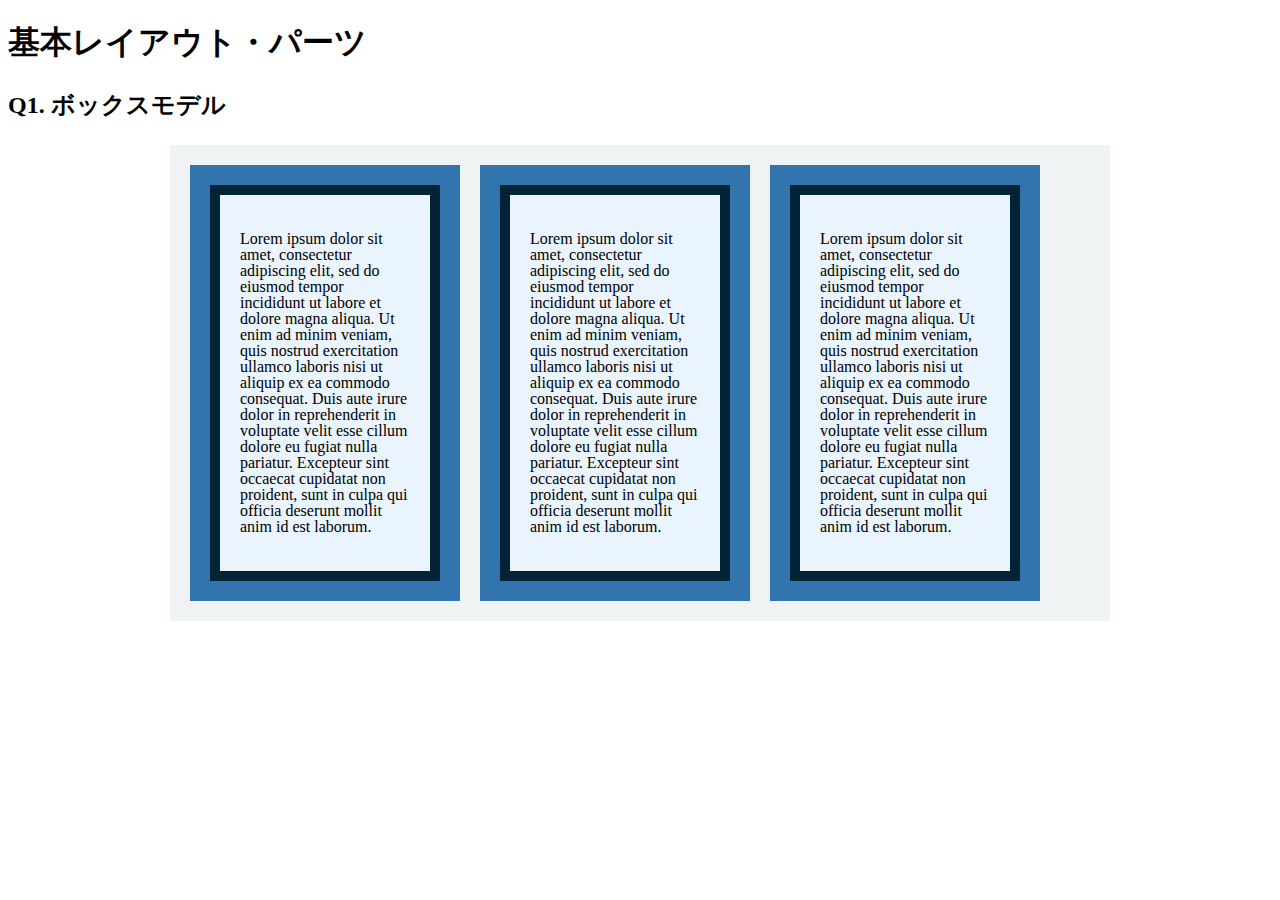
<file: layout_parts/q1/index.html>
<!DOCTYPE html>
<html>
  <head>
    <meta charset="utf-8">
    <meta http-equiv="X-UA-Compatible" content="IE=edge">
    <meta name="viewport" content="width=device-width, initial-scale=1.0, maximum-scale=1.0, user-scalable=no">
    <meta name="format-detection" content="telephone=no">
    <title>基本レイアウト・パーツ</title>
    <link rel="stylesheet" href="http://gizumo-inc.github.io/sample/front-lesson/layout_parts_new/assets/css/reset.css">
    <link rel="stylesheet" href="http://gizumo-inc.github.io/sample/front-lesson/layout_parts_new/assets/css/base.css">
    <link rel="stylesheet" href="css/style.css">
  </head>
  <body>
    <div class="wrapper">
      <h1 class="title">基本レイアウト・パーツ</h1>
      <h2 class="headline">
        <p class="headline__text">Q1. ボックスモデル</p>
      </h2>
      <div class="box">
        <!--
             giztechのレイアウトパーツのページに書かれているボックスモデルについての説明は読みましたか。
             読んでない場合は先に読んでください。

             この問題はmarginとpaddingとborderをうまく使ってボックスを配置する問題です。
             レイアウトとしては、1つの大きなボックスの中に3つのボックスが横並びになっていて、
             さらにその3つのボックスの中にそれぞれ1つずつボックスが入っている形になっています。
             3つのボックスはfloatで横並びにしているので、clearfixでの解除も忘れないようにしてください。

             ■この問題で使う大事なプロパティ
             ・margin
             ・padding
             ・border
             ・float
        -->
        <!-- 回答はクラスq1の要素の中に書いてね -->
        <!-- すでについてるクラスにはstyleを指定しない。styleをつける場合は自分で新たにクラスをつけること -->
          <div class="q1">
            <div class="clearbox clearfix">
              <div class="bluebox">
                <div class="textbox">
                  <p class="text">Lorem ipsum dolor sit amet, consectetur adipiscing elit, sed do eiusmod tempor incididunt ut labore et dolore magna aliqua. Ut enim ad minim veniam, quis nostrud exercitation ullamco laboris nisi ut aliquip ex ea commodo consequat. Duis aute irure dolor in reprehenderit in voluptate velit esse cillum dolore eu fugiat nulla pariatur. Excepteur sint occaecat cupidatat non proident, sunt in culpa qui officia deserunt mollit anim id est laborum.</p>
                </div>
              </div>
              <div class="bluebox">
                <div class="textbox">
                  <p class="text">Lorem ipsum dolor sit amet, consectetur adipiscing elit, sed do eiusmod tempor incididunt ut labore et dolore magna aliqua. Ut enim ad minim veniam, quis nostrud exercitation ullamco laboris nisi ut aliquip ex ea commodo consequat. Duis aute irure dolor in reprehenderit in voluptate velit esse cillum dolore eu fugiat nulla pariatur. Excepteur sint occaecat cupidatat non proident, sunt in culpa qui officia deserunt mollit anim id est laborum.</p>
                </div>
              </div>
              <div class="bluebox">
                <div class="textbox">
                  <p class="text">Lorem ipsum dolor sit amet, consectetur adipiscing elit, sed do eiusmod tempor incididunt ut labore et dolore magna aliqua. Ut enim ad minim veniam, quis nostrud exercitation ullamco laboris nisi ut aliquip ex ea commodo consequat. Duis aute irure dolor in reprehenderit in voluptate velit esse cillum dolore eu fugiat nulla pariatur. Excepteur sint occaecat cupidatat non proident, sunt in culpa qui officia deserunt mollit anim id est laborum.</p>
                </div>
              </div>
            </div>
          </div>
        <!-- 回答はクラスq1の要素の中に書いてね -->
      </div>
    </div>
  </body>
</html>
</file>
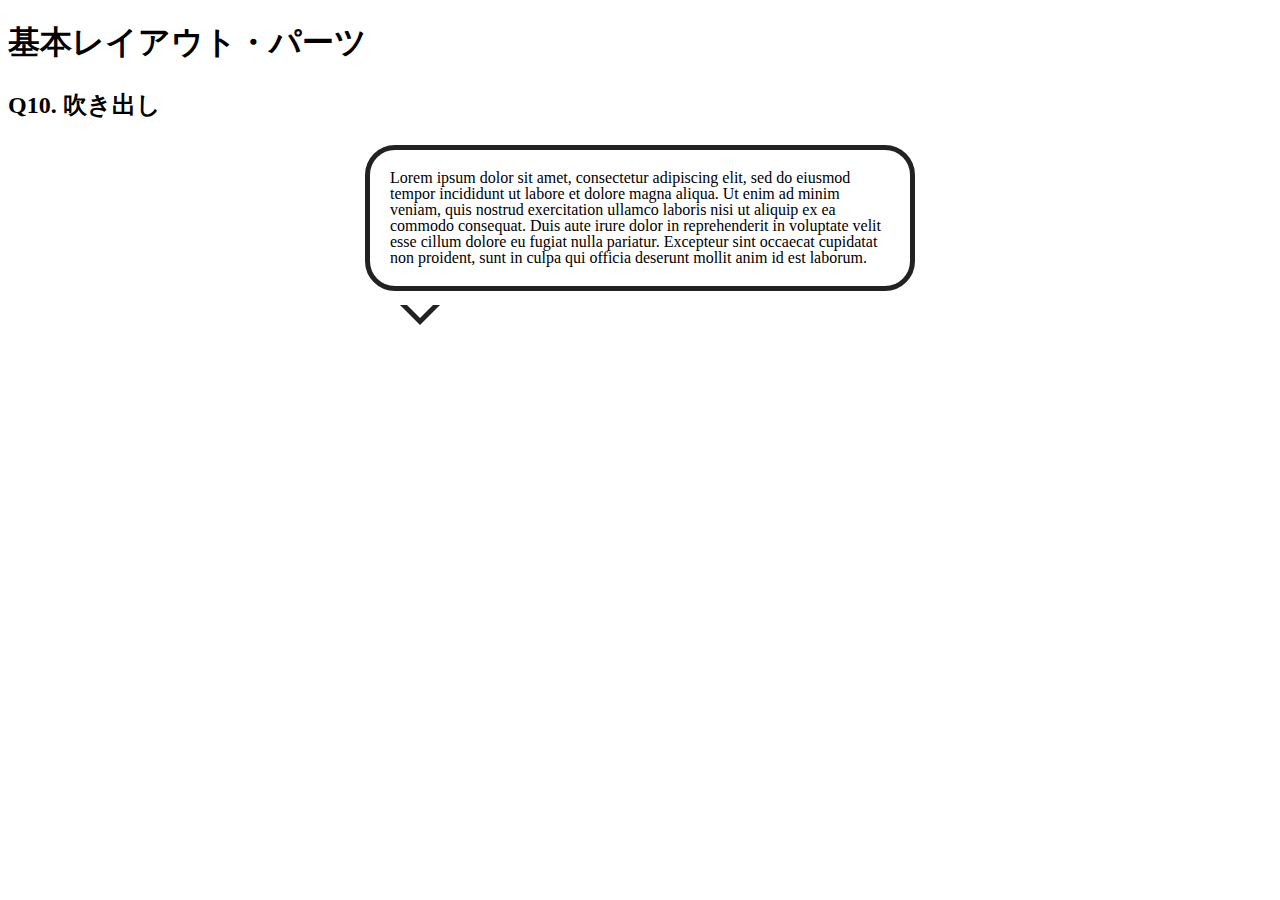
<file: layout_parts/q10/index.html>
<!DOCTYPE html>
<html>
  <head>
    <meta charset="utf-8">
    <meta http-equiv="X-UA-Compatible" content="IE=edge">
    <meta name="viewport" content="width=device-width, initial-scale=1.0, maximum-scale=1.0, user-scalable=no">
    <meta name="format-detection" content="telephone=no">
    <title>基本レイアウト・パーツ</title>
    <link rel="stylesheet" href="http://gizumo-inc.github.io/sample/front-lesson/layout_parts_new/assets/css/reset.css">
    <link rel="stylesheet" href="http://gizumo-inc.github.io/sample/front-lesson/layout_parts_new/assets/css/base.css">
    <link rel="stylesheet" href="css/style.css">
  </head>
  <body>
    <div class="wrapper">
      <h1 class="title">基本レイアウト・パーツ</h1>
      <h2 class="headline">
        <p class="headline__text">Q10. 吹き出し</p>
      </h2>
      <div class="box">
        <!--
             吹き出しというのもwebサイトにおいてよく使われるパーツです。
             これもCSSだけで実装することができますが、吹き出しの枠線の三角の部分がむずかしいかと思います。
             やり方は何通りかありますので、調べてみて自分なりの方法で再現してみてください。

             ■この問題で使う大事なプロパティ
             ・position

             ■この問題で使う大事な擬似要素
             ・:before
             ・:after
        -->
        <!-- 回答はクラスq10の要素の中に書いてね -->
        <!-- すでについてるクラスにはstyleを指定しない。styleをつける場合は自分で新たにクラスをつけること -->
        <div class="q10">
          <div class="balloon">
            Lorem ipsum dolor sit amet, consectetur adipiscing elit, sed do eiusmod tempor incididunt ut labore et dolore magna aliqua. Ut enim ad minim veniam, quis nostrud exercitation ullamco laboris nisi ut aliquip ex ea commodo consequat. Duis aute irure dolor in reprehenderit in voluptate velit esse cillum dolore eu fugiat nulla pariatur. Excepteur sint occaecat cupidatat non proident, sunt in culpa qui officia deserunt mollit anim id est laborum.
          </div>
        </div>
        <!-- 回答はクラスq10の要素の中に書いてね -->
      </div>
    </div>
  </body>
</html>
</file>
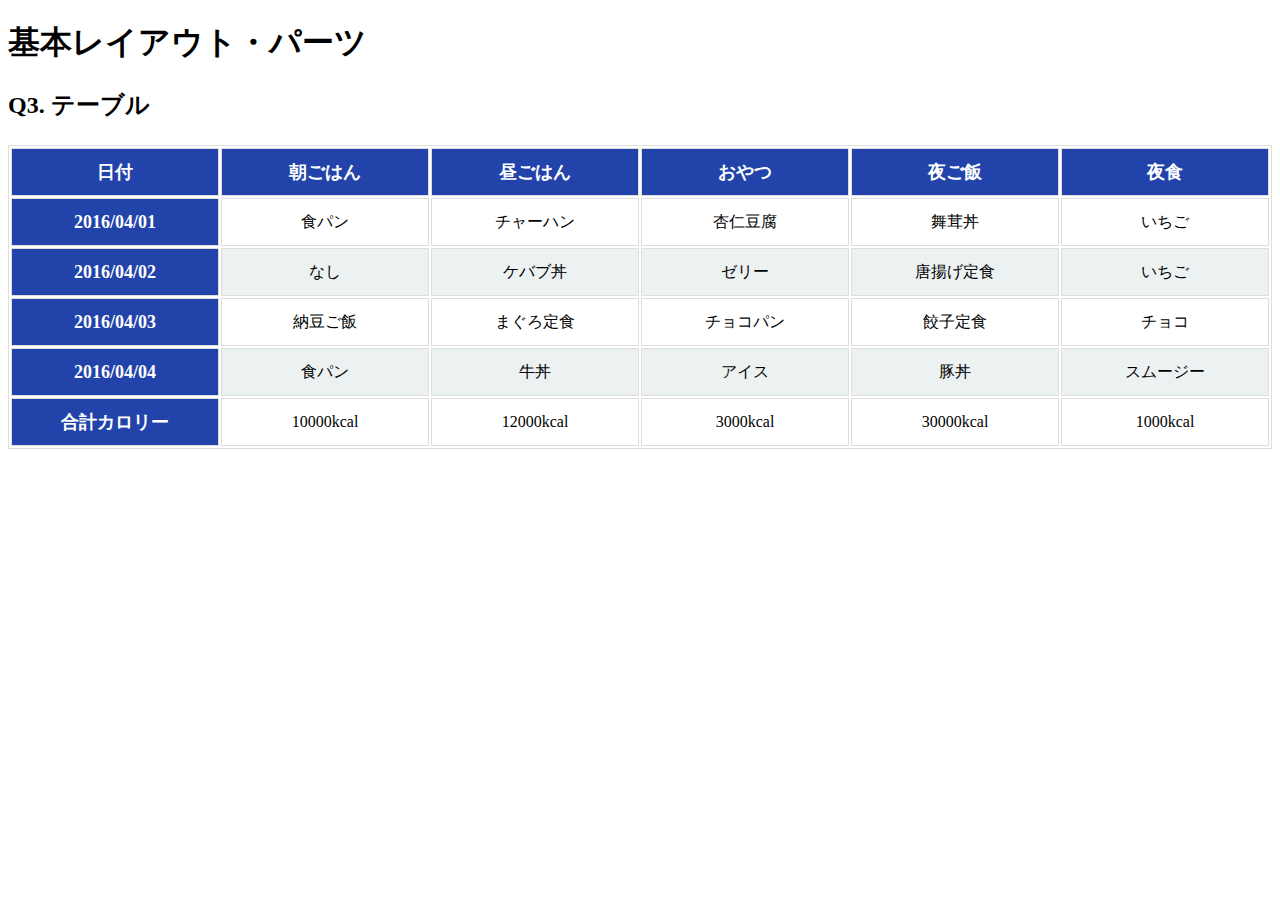
<file: layout_parts/q3/index.html>
<!DOCTYPE html>
<html>
  <head>
    <meta charset="utf-8">
    <meta http-equiv="X-UA-Compatible" content="IE=edge">
    <meta name="viewport" content="width=device-width, initial-scale=1.0, maximum-scale=1.0, user-scalable=no">
    <meta name="format-detection" content="telephone=no">
    <title>基本レイアウト・パーツ</title>
    <link rel="stylesheet" href="http://gizumo-inc.github.io/sample/front-lesson/layout_parts_new/assets/css/reset.css">
    <link rel="stylesheet" href="http://gizumo-inc.github.io/sample/front-lesson/layout_parts_new/assets/css/base.css">
    <link rel="stylesheet" href="css/style.css">
  </head>
  <body>
    <div class="wrapper">
      <h1 class="title">基本レイアウト・パーツ</h1>
      <h2 class="headline">
        <p class="headline__text">Q3. テーブル</p>
      </h2>
      <div class="box">
        <!--
             tableタグを使って表をつくってもらいます。
             tableタグ内では使っていいタグと使っていい順序というものが決まっています。
             それを検索しながら当てはめてください。

             背景色が青いセルのfont-sizeは18pxでline-heightが26pxです。
             それ以外のセルはfont-sizeが16pxでline-heightが22pxです。

             ■この問題で使う大事なプロパティ
             ・table-layout

             ■この問題で使う大事な擬似要素
             ・:nth-child
             ・:first-child
             ・:last-child

             ■必須ではないけど使えると便利な擬似要素
             ・:not
        -->
        <!-- 回答はクラスq3の要素の中に書いてね -->
        <!-- すでについてるクラスにはstyleを指定しない。styleをつける場合は自分で新たにクラスをつけること -->
        <div class="q3">
          <table class="food">
            <tr>
              <th>日付</th>
              <th>朝ごはん</th>
              <th>昼ごはん</th>
              <th>おやつ</th>
              <th>夜ご飯</th>
              <th>夜食</th>
            </tr>
            <tr>
              <th>2016/04/01</th>
              <td>食パン</td>
              <td>チャーハン</td>
              <td>杏仁豆腐</td>
              <td>舞茸丼</td>
              <td>いちご</td>
            </tr>
            <tr>
              <th>2016/04/02</th>
              <td>なし</td>
              <td>ケバブ丼</td>
              <td>ゼリー</td>
              <td>唐揚げ定食</td>
              <td>いちご</td>
            </tr>
            <tr>
              <th>2016/04/03</th>
              <td>納豆ご飯</td>
              <td>まぐろ定食</td>
              <td>チョコパン</td>
              <td>餃子定食</td>
              <td>チョコ</td>
            </tr>
            <tr>
              <th>2016/04/04</th>
              <td>食パン</td>
              <td>牛丼</td>
              <td>アイス</td>
              <td>豚丼</td>
              <td>スムージー</td>
            </tr>
            <tr>
              <th>合計カロリー</th>
              <td>10000kcal</td>
              <td>12000kcal</td>
              <td>3000kcal</td>
              <td>30000kcal</td>
              <td>1000kcal</td>
            </tr>
          </table>
        </div>
        <!-- 回答はクラスq3の要素の中に書いてね -->
      </div>
    </div>
  </body>
</html>
</file>
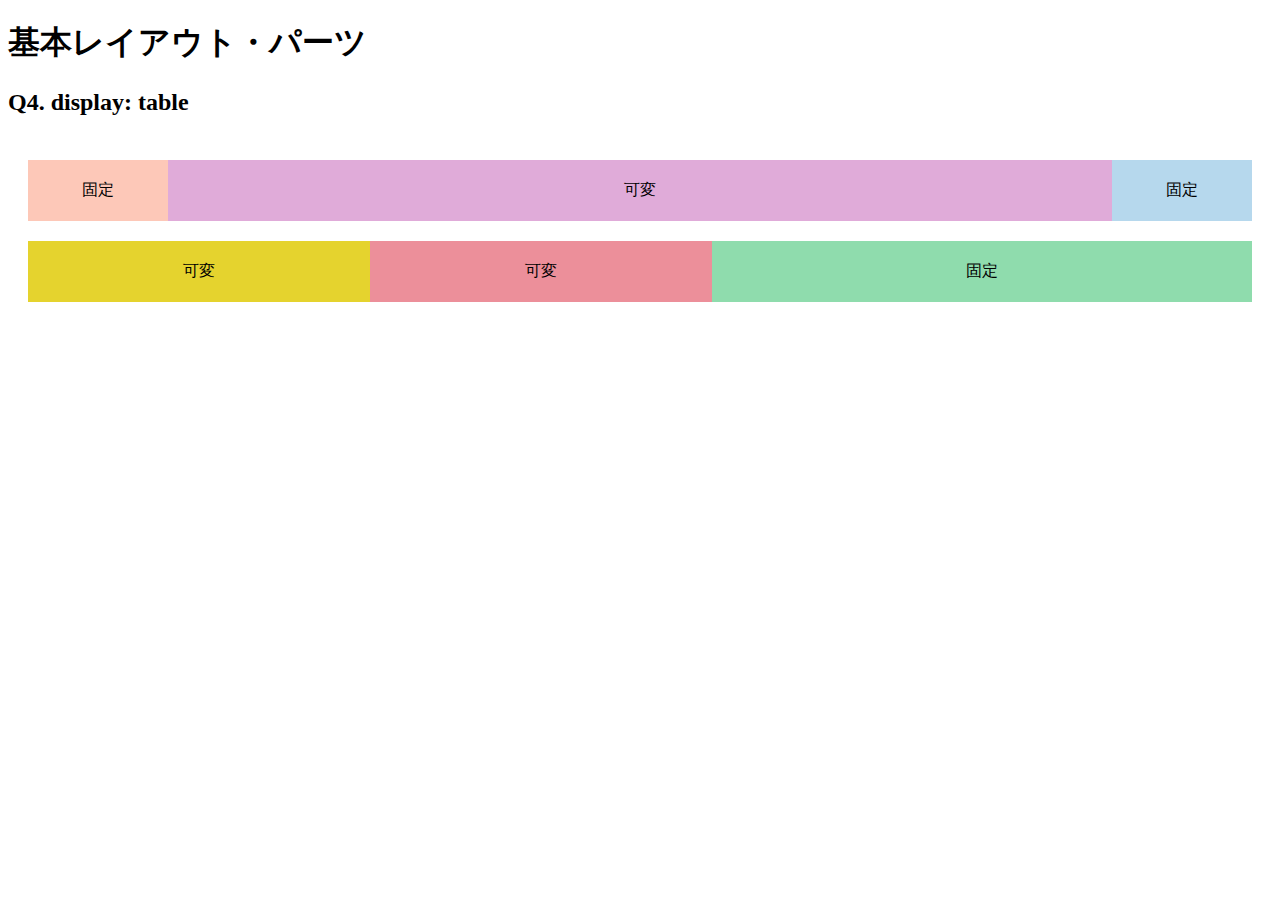
<file: layout_parts/q4/index.html>
<!DOCTYPE html>
<html>
  <head>
    <meta charset="utf-8">
    <meta http-equiv="X-UA-Compatible" content="IE=edge">
    <meta name="viewport" content="width=device-width, initial-scale=1.0, maximum-scale=1.0, user-scalable=no">
    <meta name="format-detection" content="telephone=no">
    <title>基本レイアウト・パーツ</title>
    <link rel="stylesheet" href="http://gizumo-inc.github.io/sample/front-lesson/layout_parts_new/assets/css/reset.css">
    <link rel="stylesheet" href="http://gizumo-inc.github.io/sample/front-lesson/layout_parts_new/assets/css/base.css">
    <link rel="stylesheet" href="css/style.css">
  </head>
  <body>
    <div class="wrapper">
      <h1 class="title">基本レイアウト・パーツ</h1>
      <h2 class="headline">
        <p class="headline__text">Q4. display: table</p>
      </h2>
      <div class="box">
        <!--
             Webサイトを作る際、「メインコンテンツはウィンドウの横幅に応じて伸縮するけれどサイドバーは常に固定値」といったようなレイアウトをすることが多々あります。
             そのようなときに、ウィンドウサイズに対して固定のものと可変のものを横に並べるやり方がわからないとレイアウトができません。
             display: tableを使うことで実現することができるのでやってみましょう。
             固定と書いてあるdivはウィンドウサイズが変わっても横幅が変化せず、可変と書いてあるdivはウィンドウサイズの変化に合わせて横幅が変化するようにスタイルをあてます。

             今回もHTMLは記述してあるので、新たにclassを付与してスタイルをあててください。
             .q4のdivにスタイルを当てる場合は、.q4に当てるのではなく新たにclassを付与してスタイルをあててください。

             ■この問題で使う大事なプロパティ
             ・display: table
             ・display: table-cell
        -->
        <!-- 回答はクラスq4の要素の中に書いてね -->
        <!-- すでについてるクラスにはstyleを指定しない。styleをつける場合は自分で新たにクラスをつけること -->
        <!-- 新たにタグは追加しなくてもできます。 -->
        <div class="q4 main-box">
          <div class="table-box">
            <div class="table-cell upper-left">固定</div>
            <div class="table-cell upper-middle">可変</div>
            <div class="table-cell upper-right">固定</div>
          </div>
          <div class="table-box">
            <div class="table-cell under-left">可変</div>
            <div class="table-cell under-middle">可変</div>
            <div class="table-cell under-right">固定</div>
          </div>
        </div>
        <!-- 回答はクラスq4の要素の中に書いてね -->
      </div>
    </div>
  </body>
</html>
</file>
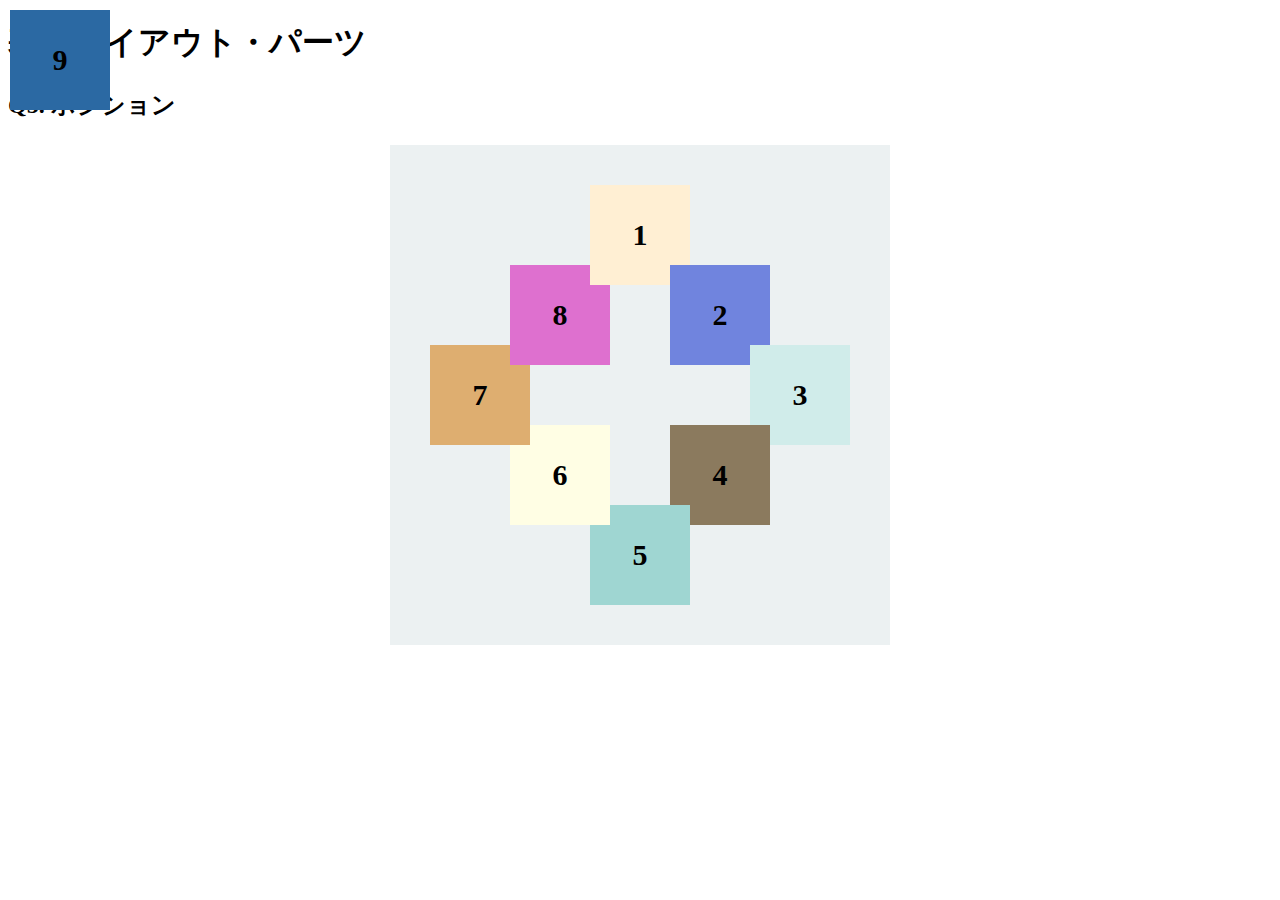
<file: layout_parts/q5/index.html>
<!DOCTYPE html>
<html>
  <head>
    <meta charset="utf-8">
    <meta http-equiv="X-UA-Compatible" content="IE=edge">
    <meta name="viewport" content="width=device-width, initial-scale=1.0, maximum-scale=1.0, user-scalable=no">
    <meta name="format-detection" content="telephone=no">
    <title>基本レイアウト・パーツ</title>
    <link rel="stylesheet" href="http://gizumo-inc.github.io/sample/front-lesson/layout_parts_new/assets/css/reset.css">
    <link rel="stylesheet" href="http://gizumo-inc.github.io/sample/front-lesson/layout_parts_new/assets/css/base.css">
    <link rel="stylesheet" href="css/style.css">
  </head>
  <body>
    <div class="wrapper">
      <h1 class="title">基本レイアウト・パーツ</h1>
      <h2 class="headline">
        <p class="headline__text">Q5. ポジション</p>
      </h2>
      <div class="box">
        <!--
             9個のボックスをきれいに配置しましょう。ボックスの重なり方(どれが上にあるのか)も意識してください。
             9番のボックスは常に(画面サイズに関わらず、スクロールに付随して)画面の左上に存在するように配置してください。

             ちなみにこの問題では、すでにHTMLは用意されています。
             ただ順序がばらばらになっているので、HTMLは変えずにCSSだけで正しい順序で配置してみてください。(classの付与は可)

             普通にやると1番のボックスが8番のボックスの下になってしまいます。
             下記にある「この問題で使う大事な擬似要素」のbefore or afterを使って、
             1番のボックスと同じ色、重なり部分と同じ大きさの要素を作ってpositionで配置しましょう。

             ■この問題で使う大事なプロパティ
             ・position
             ・z-index
             ■この問題で使う大事な擬似要素
             ・:before or :after
        -->
        <!-- 回答はクラスq5の要素の中に書いてね -->
        <!-- すでについてるクラスにはstyleを指定しない。styleをつける場合は自分で新たにクラスをつけること -->
        <!-- 新たにタグは追加しなくてもできます。 -->
        <div class="q5">
          <div class="mainbox">
            <div class="q5-box minibox8">8</div>
            <div class="q5-box minibox5">5</div>
            <div class="q5-box minibox1">1</div>
            <div class="q5-box minibox7">7</div>
            <div class="q5-box minibox4">4</div>
            <div class="q5-box minibox6">6</div>
            <div class="q5-box minibox2">2</div>
            <div class="q5-box minibox3">3</div>
            <div class="q5-box minibox9">9</div>
          </div>
        </div>
        <!-- 回答はクラスq5の要素の中に書いてね -->
      </div>
    </div>
  </body>
</html>
</file>
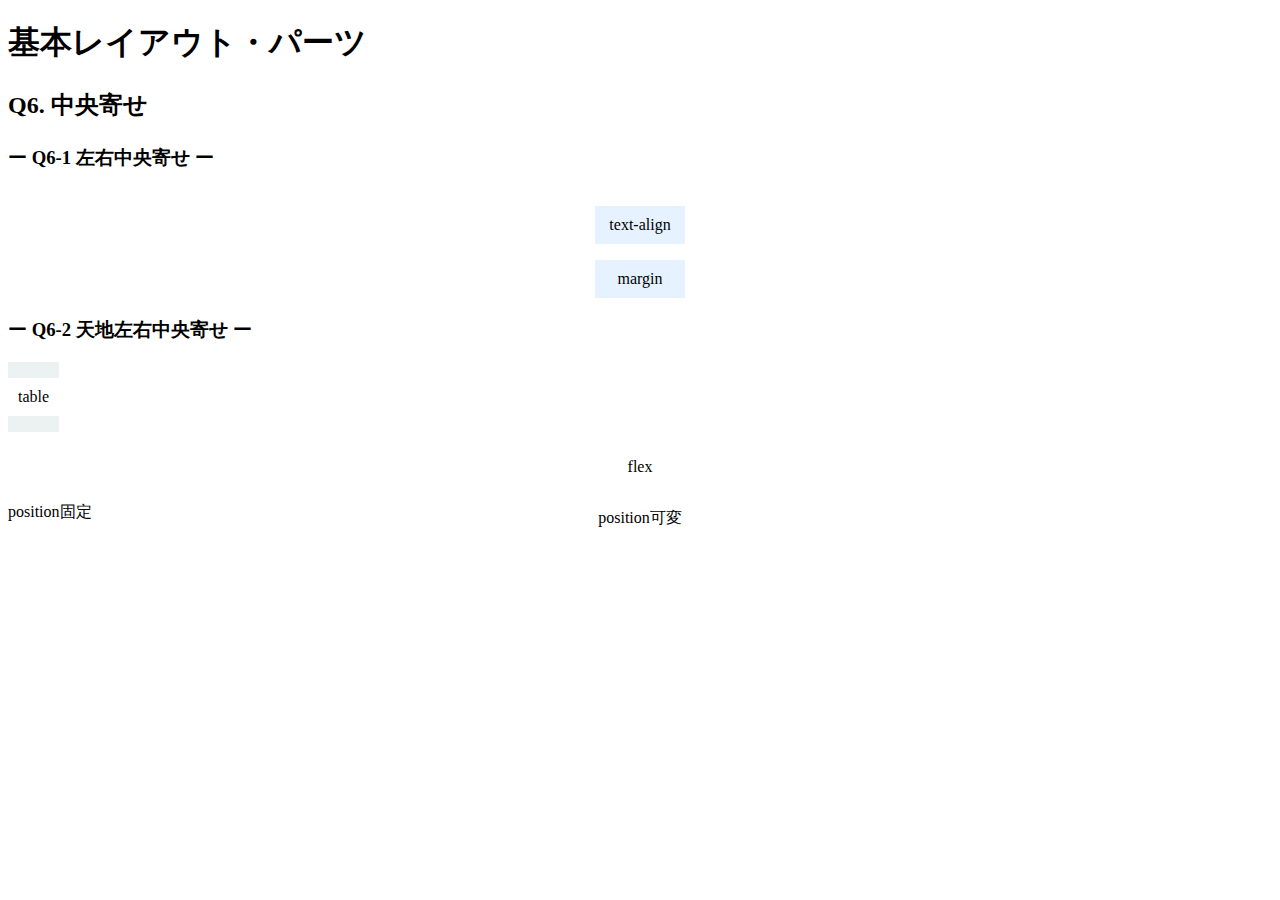
<file: layout_parts/q6/index.html>
<!DOCTYPE html>
<html>
  <head>
    <meta charset="utf-8">
    <meta http-equiv="X-UA-Compatible" content="IE=edge">
    <meta name="viewport" content="width=device-width, initial-scale=1.0, maximum-scale=1.0, user-scalable=no">
    <meta name="format-detection" content="telephone=no">
    <title>基本レイアウト・パーツ</title>
    <link rel="stylesheet" href="http://gizumo-inc.github.io/sample/front-lesson/layout_parts_new/assets/css/reset.css">
    <link rel="stylesheet" href="http://gizumo-inc.github.io/sample/front-lesson/layout_parts_new/assets/css/base.css">
    <link rel="stylesheet" href="css/style.css">
  </head>
  <body>
    <div class="wrapper">
      <h1 class="title">基本レイアウト・パーツ</h1>
      <h2 class="headline">
        <p class="headline__text">Q6. 中央寄せ</p>
      </h2>
      <div class="box">
        <!--
             左右の中央寄せや、天地(上下)の中央寄せというのはサイトを作っているとよく遭遇するレイアウトです。
             色々なやり方があるのですが、状況に応じて最適なものは違うので適切な配置の仕方ができるようになりましょう。
             この問題ではHTMLはすでに用意しているので、classを自分で付与してスタイルをあててください。
        -->
        <div class="box__inner">
          <h3 class="box__headline">
            <p class="box__headline__text">ー Q6-1 左右中央寄せ ー</p>
          </h3>
          <!--
               ブロック要素内のテキスト(or インライン要素)の左右中央寄せに関してはtext-align:centerを設定することで簡単にできます。
               ただ、ブロック要素そのものの左右中央寄せは少し工夫をしないとできません。
               大きく分けて2通りのやり方があるのですが、それが以下の問題の2つです。
               中央寄せするブロックの横幅が固定の場合は上の方法が、可変の場合は下の方法が向いています。
          -->
          <div class="q6 q6--horizontal">
            <!--
                 ■この問題で使う大事なプロパティ
                 ・display
                 ・text-align
            -->
            <!-- Q6-1の回答はここに書いてね -->
            <!-- 新たにタグは追加しなくてもできます。 -->
            <div class="q6__box">
              <div class="textalign-box">
                <p class="textbox textbox1">text-align</p>
              </div>
            </div>
            <!-- Q6-1の回答はここに書いてね -->

            <!--
                 ■この問題で使う大事なプロパティ
                 ・margin
            -->
            <!-- Q6-1の回答はここに書いてね -->
            <!-- 新たにタグは追加しなくてもできます。 -->
            <div class="q6__box">
              <p class="textbox textbox2">margin</p>
            </div>
            <!-- Q6-1の回答はここに書いてね -->
          </div>
        </div>

        <div class="box__inner">
          <h3 class="box__headline">
            <p class="box__headline__text">ー Q6-2 天地左右中央寄せ ー</p>
          </h3>
          <!--
               ブロック要素の天地中央寄せは左右よりも難易度が高くなります。
               そして天地の中央寄せができる状態だと左右もできる状態に自然になっているため、今回は天地左右の中央寄せになります。
               やり方は大きくわけて3つあります。
               1番目の方法は少し前までよく使われていたやり方で全てのブラウザで表示ができますが、HTMLの記述が冗長になってしまいます。
               2番目の方法は最新の記述で、とても簡単に書くことができますが、少し古いブラウザだと対応していません。
               3番目の方法もよく使われますが、これも少し古いブラウザだと対応していません。

               この問題もHTMLが用意されているのでclassを付与してスタイルをあててください。すでにふられているclassにスタイルをあてることはせず、新規でclassを作ってください。
          -->
          <!--
               ■この問題で使う大事なプロパティ
               ・display: table
               ・display: table-cell
               ・display: inline-block
               ・vertical-align
          -->
          <!-- Q6-2の回答はここに書いてね -->
          <!-- すでについてるクラスにはstyleを指定しない。styleをつける場合は自分で新たにクラスをつけること -->
          <!-- 新たにタグは追加しなくてもできます。 -->
          <div class="q6 q6--around table-box">
            <div class="topbox">
              <p class="textbox3">table</p>
            </div>
          </div>
          <!-- Q6-2の回答はここに書いてね -->
          <!--
               ■この問題で使う大事なプロパティ
               ・display: flex
               ・align-items
               ・justify-content
          -->
          <!-- Q6-2の回答はここに書いてね -->
          <!-- すでについてるクラスにはstyleを指定しない。styleをつける場合は自分で新たにクラスをつけること -->
          <!-- 新たにタグは追加しなくてもできます。 -->
          <div class="q6 q6--around">
            <div class="bottombox">
              <p class="textbox3">flex</p>
            </div>
          </div>
          <!-- Q6-2の回答はここに書いてね -->
          <div class="q6 q6--position">
            <!--
                 中央寄せする要素のサイズが固定のとき

                 ■この問題で使う大事なプロパティ
                 ・position
                 ・margin
            -->
            <!-- Q6-2の回答はここに書いてね -->
            <!-- すでについてるクラスにはstyleを指定しない。styleをつける場合は自分で新たにクラスをつけること -->
            <!-- 新たにタグは追加しなくてもできます。 -->
            <div class="q6__box is-stable leftbox">
              <p class="q6__box__inner textbox4">position固定</p>
            </div>
            <!-- Q6-2の回答はここに書いてね -->
            <!--
                 中央寄せする要素のサイズが可変のとき

                 ■この問題で使う大事なプロパティ
                 ・position
                 ・transform
            -->
            <!-- Q6-2の回答はここに書いてね -->
            <!-- すでについてるクラスにはstyleを指定しない。styleをつける場合は自分で新たにクラスをつけること -->
            <!-- 新たにタグは追加しなくてもできます。 -->
            <div class="q6__box is-flexible rightbox">
              <p class="q6__box__inner textbox5">position可変</p>
            </div>
            <!-- Q6-2の回答はここに書いてね -->
          </div>
        </div>
      </div>
    </div>
  </body>
</html>
</file>
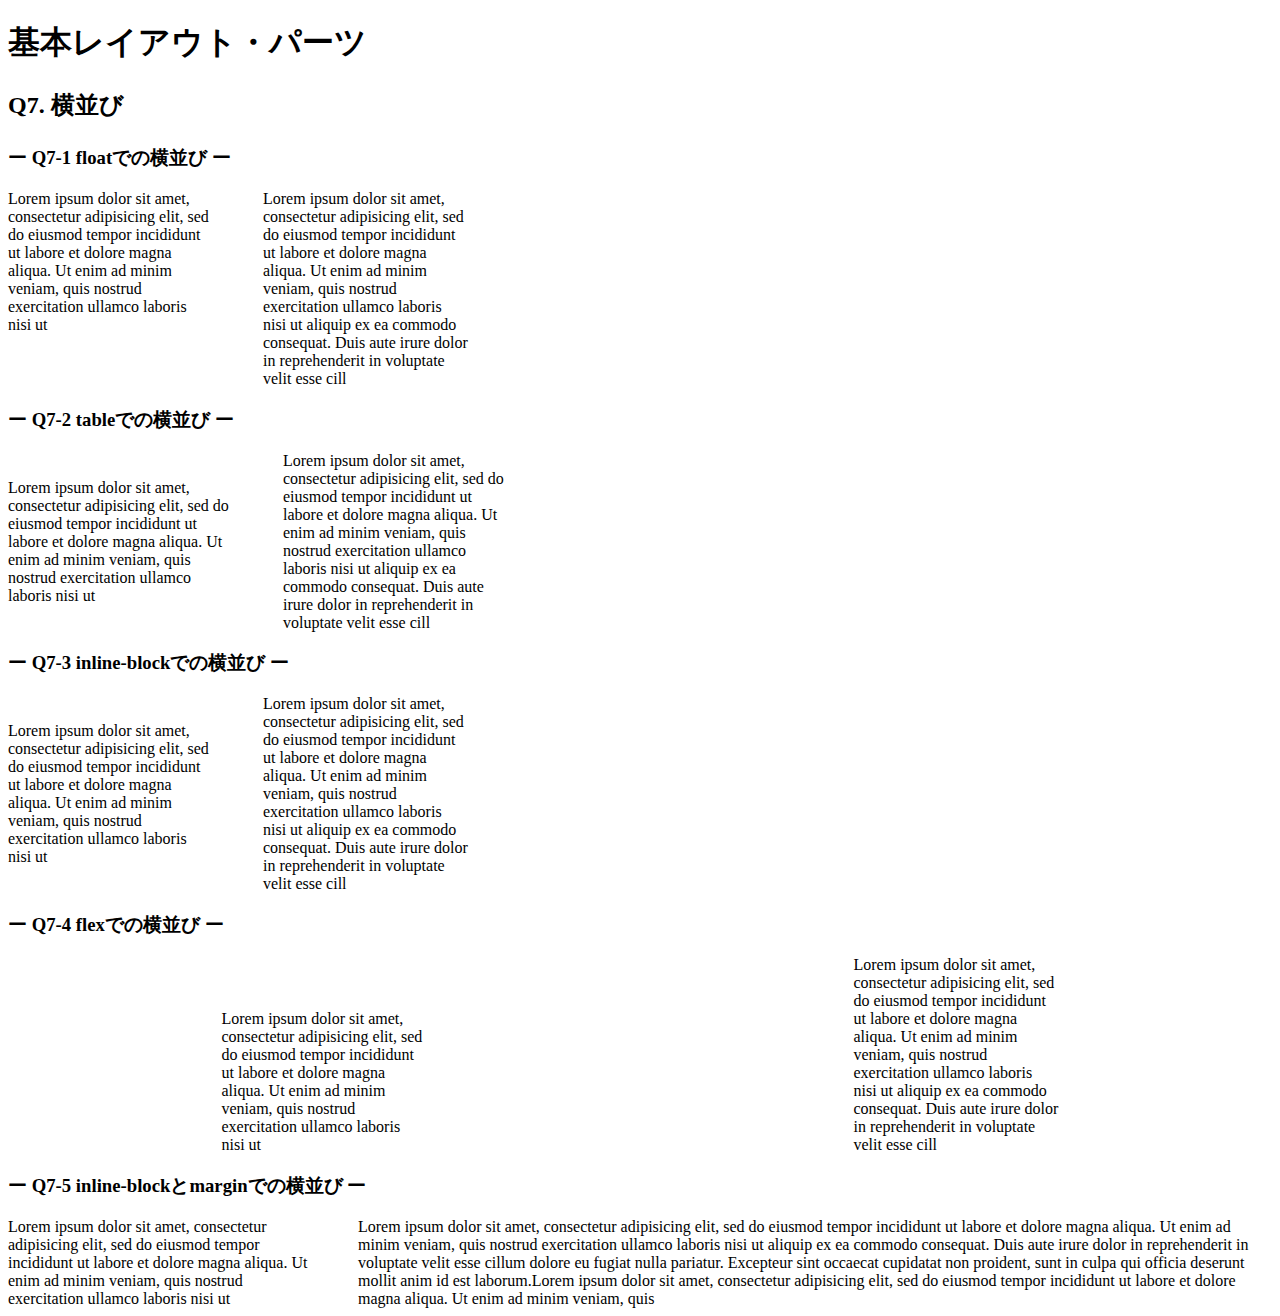
<file: layout_parts/q7/index.html>
<!DOCTYPE html>
<html>
  <head>
    <meta charset="utf-8">
    <meta http-equiv="X-UA-Compatible" content="IE=edge">
    <meta name="viewport" content="width=device-width, initial-scale=1.0, maximum-scale=1.0, user-scalable=no">
    <meta name="format-detection" content="telephone=no">
    <title>基本レイアウト・パーツ</title>
    <link rel="stylesheet" href="http://gizumo-inc.github.io/sample/front-lesson/layout_parts_new/assets/css/reset.css">
    <link rel="stylesheet" href="http://gizumo-inc.github.io/sample/front-lesson/layout_parts_new/assets/css/base.css">
    <link rel="stylesheet" href="css/style.css">
  </head>
  <body>
    <div class="wrapper">
      <h1 class="title">基本レイアウト・パーツ</h1>
      <h2 class="headline">
        <p class="headline__text">Q7. 横並び</p>
      </h2>
      <div class="box">
        <!--
             要素を横並びにするというのは、高頻出のレイアウトです。
             色々なやり方があるのですが、状況に応じて最適なものは違うので適切な配置の仕方ができるようになりましょう。
             この問題ではHTMLはすでに用意しているので、classを自分で付与してスタイルをあててください。
        -->
        <div class="box__inner">
          <h3 class="box__headline">
            <p class="box__headline__text">ー Q7-1 floatでの横並び ー</p>
          </h3>
          <!--
               ■この問題で使う大事なプロパティ
               ・float
          -->
          <!-- Q7の回答はここに書いてね -->
          <!-- すでについてるクラスにはstyleを指定しない。styleをつける場合は自分で新たにクラスをつけること -->
          <!-- 新たにタグは追加しなくてもできます。 -->
          <div class="q7 q7--float">
            <div class="q7__inner clearfix">
              <div class="q7__box textbox1">
                Lorem ipsum dolor sit amet, consectetur adipisicing elit, sed do eiusmod tempor incididunt ut labore et dolore magna aliqua. Ut enim ad minim veniam, quis nostrud exercitation ullamco laboris nisi ut
              </div>
              <div class="q7__box textbox1">
                Lorem ipsum dolor sit amet, consectetur adipisicing elit, sed do eiusmod tempor incididunt ut labore et dolore magna aliqua. Ut enim ad minim veniam, quis nostrud exercitation ullamco laboris nisi ut aliquip ex ea commodo consequat. Duis aute irure dolor in reprehenderit in voluptate velit esse cill
              </div>
            </div>
          </div>
          <!-- Q7の回答はここに書いてね -->
        </div>

        <div class="box__inner">
          <h3 class="box__headline">
            <p class="box__headline__text">ー Q7-2 tableでの横並び ー</p>
          </h3>
          <!--
               少しクセのある横並び方法です。

               ■この問題で使う大事なプロパティ
               ・display: table
               ・display: table-cell
          -->
          <!-- Q7の回答はここに書いてね -->
          <!-- すでについてるクラスにはstyleを指定しない。styleをつける場合は自分で新たにクラスをつけること -->
          <!-- 新たにタグは追加しなくてもできます。 -->
          <div class="q7 q7--table">
            <div class="q7__inner tablebox">
              <div class="q7__box textbox2">
                <div class="q7__box__text">
                  Lorem ipsum dolor sit amet, consectetur adipisicing elit, sed do eiusmod tempor incididunt ut labore et dolore magna aliqua. Ut enim ad minim veniam, quis nostrud exercitation ullamco laboris nisi ut
                </div>
              </div>
              <div class="q7__box textbox2">
                <div class="q7__box__text">
                  Lorem ipsum dolor sit amet, consectetur adipisicing elit, sed do eiusmod tempor incididunt ut labore et dolore magna aliqua. Ut enim ad minim veniam, quis nostrud exercitation ullamco laboris nisi ut aliquip ex ea commodo consequat. Duis aute irure dolor in reprehenderit in voluptate velit esse cill
                </div>
              </div>
            </div>
          </div>
          <!-- Q7の回答はここに書いてね -->
        </div>

        <div class="box__inner">
          <h3 class="box__headline">
            <p class="box__headline__text">ー Q7-3 inline-blockでの横並び ー</p>
          </h3>
          <!--
               ■この問題で使う大事なプロパティ
               ・display: inline-block
          -->
          <!-- Q7の回答はここに書いてね -->
          <!-- すでについてるクラスにはstyleを指定しない。styleをつける場合は自分で新たにクラスをつけること -->
          <!-- 新たにタグは追加しなくてもできます。 -->
          <div class="q7 q7--inlineblock">
            <div class="q7__inner inlinebox1">
              <div class="q7__box textbox3">
                Lorem ipsum dolor sit amet, consectetur adipisicing elit, sed do eiusmod tempor incididunt ut labore et dolore magna aliqua. Ut enim ad minim veniam, quis nostrud exercitation ullamco laboris nisi ut
              </div>
              <div class="q7__box textbox3">
                Lorem ipsum dolor sit amet, consectetur adipisicing elit, sed do eiusmod tempor incididunt ut labore et dolore magna aliqua. Ut enim ad minim veniam, quis nostrud exercitation ullamco laboris nisi ut aliquip ex ea commodo consequat. Duis aute irure dolor in reprehenderit in voluptate velit esse cill
              </div>
            </div>
          </div>
          <!-- Q7の回答はここに書いてね -->
        </div>

        <div class="box__inner">
          <h3 class="box__headline">
            <p class="box__headline__text">ー Q7-4 flexでの横並び ー</p>
          </h3>
          <!--
               簡単に横並びが可能、かつ様々なアレンジが可能ですが、
               少し古いブラウザには対応してないので、他のものもしっかりと覚えるようにしましょう。

               ■この問題で使う大事なプロパティ
               ・flex
          -->
          <!-- Q7の回答はここに書いてね -->
          <!-- すでについてるクラスにはstyleを指定しない。styleをつける場合は自分で新たにクラスをつけること -->
          <!-- 新たにタグは追加しなくてもできます。 -->
          <div class="q7 q7--flex">
            <div class="q7__inner flexbox">
              <div class="q7__box textbox4">
                Lorem ipsum dolor sit amet, consectetur adipisicing elit, sed do eiusmod tempor incididunt ut labore et dolore magna aliqua. Ut enim ad minim veniam, quis nostrud exercitation ullamco laboris nisi ut
              </div>
              <div class="q7__box textbox4">
                Lorem ipsum dolor sit amet, consectetur adipisicing elit, sed do eiusmod tempor incididunt ut labore et dolore magna aliqua. Ut enim ad minim veniam, quis nostrud exercitation ullamco laboris nisi ut aliquip ex ea commodo consequat. Duis aute irure dolor in reprehenderit in voluptate velit esse cill
              </div>
            </div>
          </div>
          <!-- Q7の回答はここに書いてね -->
        </div>

        <div class="box__inner">
          <h3 class="box__headline">
            <p class="box__headline__text">ー Q7-5 inline-blockとmarginでの横並び ー</p>
          </h3>
          <!--
               上記でやったdisplay: inline-block;での横並び方法の派生です。
               この方法を使うと固定幅 + 可変幅のレイアウトで横並びが可能です。
               ネガティブマージン（例：margin-left: -200px;）を使用します。

               ただ方法はいくつかあるので、固定幅 + 可変幅になっていれば問題ないです。

               ■この問題で使う大事なプロパティ
               ・display: inline-block
               ・margin, padding
          -->
          <!-- Q7の回答はここに書いてね -->
          <!-- すでについてるクラスにはstyleを指定しない。styleをつける場合は自分で新たにクラスをつけること -->
          <!-- 新たにタグは追加しなくてもできます。 -->
          <div class="q7 q7--margin">
            <div class="q7__inner is-full inline-margin">
              <div class="q7__box textbox5">
                <div class="q7__box__text">
                  Lorem ipsum dolor sit amet, consectetur adipisicing elit, sed do eiusmod tempor incididunt ut labore et dolore magna aliqua. Ut enim ad minim veniam, quis nostrud exercitation ullamco laboris nisi ut
                </div>
              </div>
              <div class="q7__box textbox6">
                <div class="q7__box__text">
                  Lorem ipsum dolor sit amet, consectetur adipisicing elit, sed do eiusmod tempor incididunt ut labore et dolore magna aliqua. Ut enim ad minim veniam, quis nostrud exercitation ullamco laboris nisi ut aliquip ex ea commodo consequat. Duis aute irure dolor in reprehenderit in voluptate velit esse cillum dolore eu fugiat nulla pariatur. Excepteur sint occaecat cupidatat non proident, sunt in culpa qui officia deserunt mollit anim id est laborum.Lorem ipsum dolor sit amet, consectetur adipisicing elit, sed do eiusmod tempor incididunt ut labore et dolore magna aliqua. Ut enim ad minim veniam, quis
                </div>
              </div>
            </div>
          </div>
          <!-- Q7の回答はここに書いてね -->
        </div>
      </div>
    </div>
  </body>
</html>
</file>
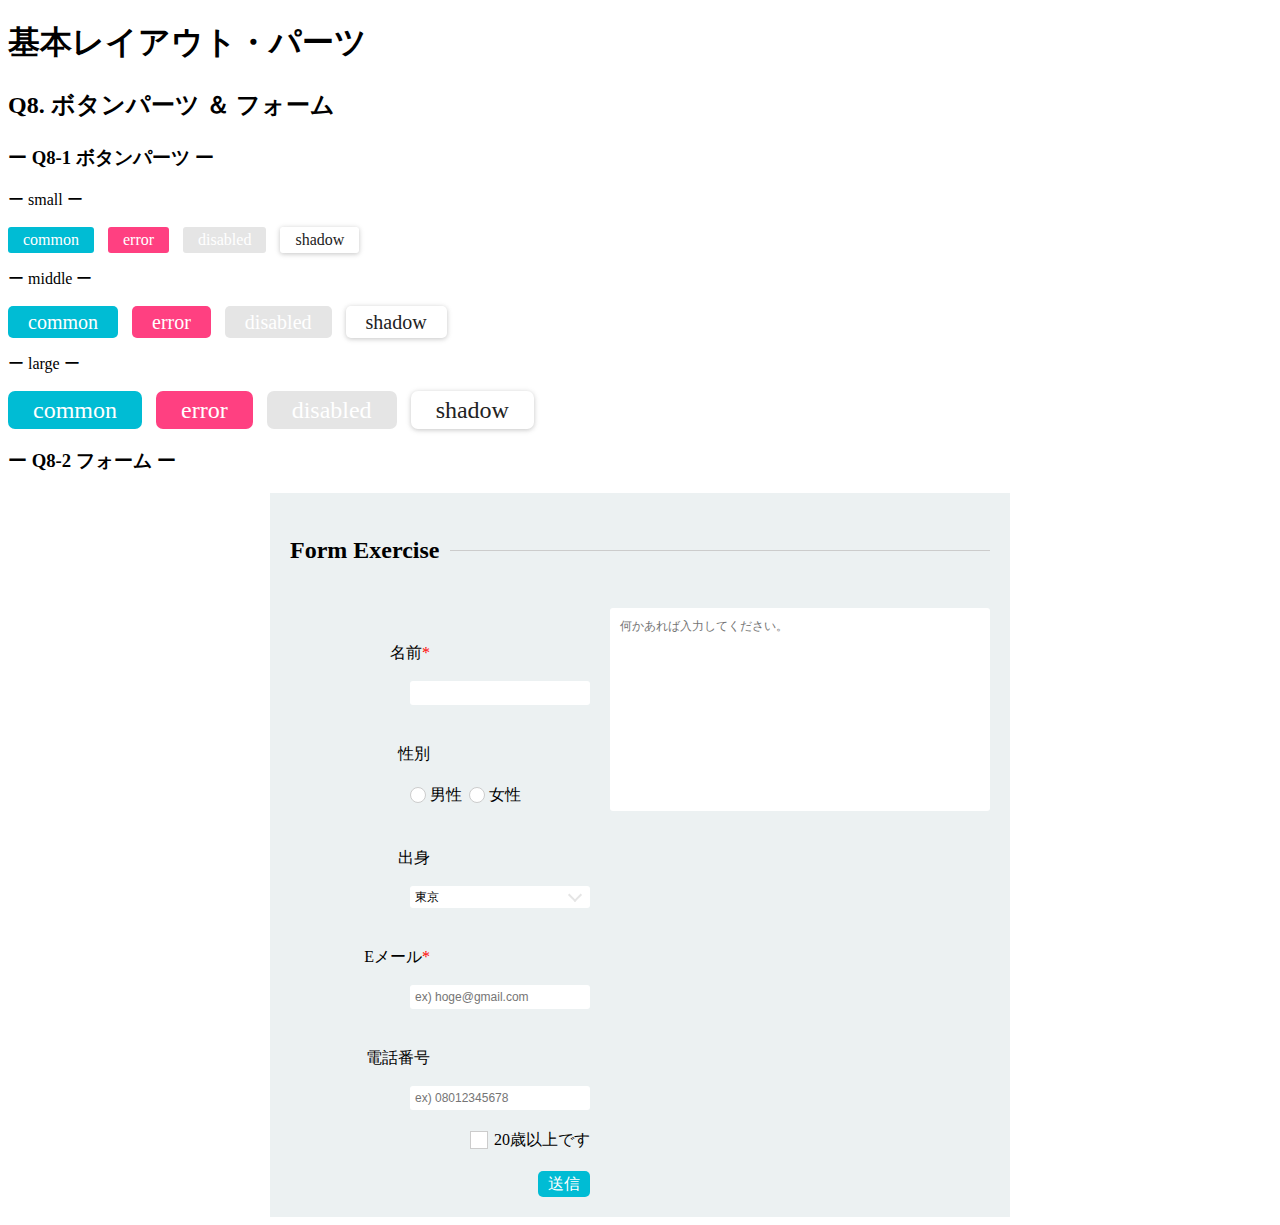
<file: layout_parts/q8/index.html>
<!DOCTYPE html>
<html>
  <head>
    <meta charset="utf-8">
    <meta http-equiv="X-UA-Compatible" content="IE=edge">
    <meta name="viewport" content="width=device-width, initial-scale=1.0, maximum-scale=1.0, user-scalable=no">
    <meta name="format-detection" content="telephone=no">
    <title>基本レイアウト・パーツ</title>
    <link rel="stylesheet" href="http://gizumo-inc.github.io/sample/front-lesson/layout_parts_new/assets/css/reset.css">
    <link rel="stylesheet" href="http://gizumo-inc.github.io/sample/front-lesson/layout_parts_new/assets/css/base.css">
    <link rel="stylesheet" href="css/style.css">
  </head>
  <body>
    <div class="wrapper">
      <h1 class="title">基本レイアウト・パーツ</h1>
      <h2 class="headline">
        <p class="headline__text">Q8. ボタンパーツ ＆ フォーム</p>
      </h2>
      <div class="box">
        <div class="box__inner">
          <h3 class="box__headline">
            <p class="box__headline__text">ー Q8-1 ボタンパーツ ー</p>
          </h3>
          <!--
               この問題は特に難しいプロパティは使いませんので、普通にやれば簡単にボタンを作ることができます。
               ただ、意識していただきたいのは、classを適切にふることで共通化できるスタイルは共通化してしまうということです。
               この問題もHTMLはすでに記述してありますので、ボタンのdivにclassを付与してスタイルを当ててください。
               .q8--btnにfont-sizeを0として指定してあるので必ずボタン部分でfont-sizeを指定してください。
          -->
          <!-- 回答はここに書いてね -->
          <!-- すでについてるクラスにはstyleを指定しない。styleをつける場合は自分で新たにクラスをつけること -->
          <!-- 新たにタグは追加しなくてもできます。 -->
          <div class="q8 q8--btn">
            <p class="q8__title">ー small ー</p>
            <div class="smallbtn btn-common">common</div>
            <div class="smallbtn btn-error">error</div>
            <div class="smallbtn btn-disabled">disabled</div>
            <div class="smallbtn btn-shadow">shadow</div>
          </div>

          <div class="q8 q8--btn">
            <p class="q8__title">ー middle ー</p>
            <div class="middlebtn btn-common">common</div>
            <div class="middlebtn btn-error">error</div>
            <div class="middlebtn btn-disabled">disabled</div>
            <div class="middlebtn btn-shadow">shadow</div>
          </div>

          <div class="q8 q8--btn">
            <p class="q8__title">ー large ー</p>
            <div class="largebtn btn-common">common</div>
            <div class="largebtn btn-error">error</div>
            <div class="largebtn btn-disabled">disabled</div>
            <div class="largebtn btn-shadow">shadow</div>
          </div>
        </div>
          <!-- 回答はここに書いてね -->

        <div class="box__inner">
          <h3 class="box__headline">
            <p class="box__headline__text">ー Q8-2 フォーム ー</p>
          </h3>
          <!--
               Webサイトを作る際、コンタクトフォームを実装する機会がとても多くあります。
               ここで使われるタグは一般的にはデザインするのが難しいと言われていますが、それをやらないといけない状況は結構多いです。（簡単リセットされない、:focusや:activeを使う）
               まずは元々タグにあてられているスタイルを解除して、フラットな状態にしてからスタイルを当てていくことが大事です。

               特にradioとcheckboxのチェックのスタイルが難しいと思います。
               やり方として、既存のチェックは使わずに擬似要素でチェックのフィールドを再現します。:checkedを使えばチェックされているかどうかでスタイルを変えることができるので、これをうまく使いましょう。cssでは+（隣接セレクタ）というものも使わなくてはなりませんので、調べてみましょう。
               また、一番下のボタンはbuttonタグを使って実装しましょう。（<input type="submit">を使って実装することも可能です）

               この課題では、実際にユーザーが入力した値を送れる状態まで作っていただきます。answerの方で確認していただきたいのですが、全ての入力フォームを適当に記述してsubmitボタンを押してみてください。URL欄の最後に「?name=...」という感じの文字列が追加されているのがわかると思います。（その?以降のものをパラメーターと呼びます。複数ある場合は?◯◯=□□&△△=××のように&繋ぎになります。◯◯や△△の部分はinputタグやselectタグのname属性が入ります。）
               これが、入力した値を送信できている状態です。本来ではこの値をサーバーサイドで受け取ってフォームの処理をするのですが、今回はHTMLを使って送信するまでをやってもらいます。
               answerで入力した値を自分で作ったフォームに全く同じように入力した場合、URLが全く同じように変わる状態にしてください。（formのaction属性やmethod属性が関係してきます）
               また赤の*(アスタリスク)の部分は必須項目です。必須項目を空にしたまま送信しようとするとアラートが表示される処理も再現しましょう。

               また、この問題はレイアウトが複雑なため、サイズや色の確認のためにデベロッパーツールを見ても構いません。
               ただ全ての答えを見るといったことはしないようにしましょう。

               ■この問題で使う大事なhtml要素
               ・label
               ・form
               ・input(type="text")
               ・input(type="radio")
               ・input(type="checkbox")
               ・textarea
               ・select
               ・button (inputも可能)
               ■この問題で使う大事なプロパティ
               ・appearance(-webkit-appearance)
               ・outline
               ■この問題で使う大事な擬似要素
               ・:checked
               ・:focus
               ・:active
               ・:before
               ・:after
          -->
          <!-- 回答はここに書いてね -->
          <!-- すでについてるクラスにはstyleを指定しない。styleを付ける場合は自分で新たにクラスをつけること -->
          <div class="q8">
            <form action="/my-handing-form-page" method="post">
              <div class="formbox">
                <div class="form_title">
                  <p class="title-text">Form Exercise</p>
                </div>
                <div class="mainbox clearfix">
                  <div class="leftbox">
                      <ul class="left-topbox">
                        <li class="clearfix">
                          <p class="subtext">名前
                            <span class="point">*</span>
                          </p>
                          <div class="content">
                            <input class="init input-init" type="text" name="name" required="required">
                          </div>
                        </li>
                        <li class="clearfix">
                          <p class="subtext">性別</p>
                          <div class="radio-content">
                            <label class="q8-radio">
                              <input class="radio-btn" type="radio" name="gender" value="male">
                              <span class="radio-text">男性</span>
                            </label>
                            <label class="q8-radio">
                              <input class="radio-btn" type="radio" name="gender" value="female">
                              <span class="radio-text">女性</span>
                            </label>
                          </div>
                        </li>
                        <li class="clearfix">
                          <p class="subtext">出身</p>
                          <div class="select-content">
                            <select name="hometown" class="select-body input-init">
                              <option value="tokyo">東京</option>
                              <option value="saitama">埼玉</option>
                              <option value="chiba">千葉</option>
                              <option value="kanagawa">神奈川</option>
                            </select>
                          </div>
                        </li>
                        <li class="clearfix">
                          <p class="subtext">Eメール
                            <span class="point">*</span>
                          </p>
                          <div class="content">
                            <input class="init input-init" type="email" name="email" required="required" placeholder="ex) hoge@gmail.com">
                          </div>
                        </li>
                        <li class="clearfix">
                          <p class="subtext">電話番号</p>
                          <div class="content">
                            <input class="init input-init" type="text" name="phone-number" placeholder="ex) 08012345678">
                          </div>
                        </li>
                        <li class="clearfix">
                          <div class="content">
                            <div class="q8_checkbox">
                              <input class="checkbox-btn" id="q8_checkbox" type="checkbox" name="age" value="true">
                              <label for="q8_checkbox" class="checkbox-text">20歳以上です</label>
                            </div>
                          </div>
                        </li>
                      </ul>
                      <div class="left-bottombox">
                        <button class="transmission input-init" type="submit">送信</button>
                      </div>
                  </div>
                  <div class="rightbox">
                    <textarea class="comment input-init" name="message" placeholder="何かあれば入力してください。"></textarea>
                  </div>
                </div>
              </div>
            </form>
          </div>
          <!-- 回答はここに書いてね -->
      </div>
    </div>
  </body>
</html>
</file>
<file: layout_parts/q1/css/style.css>
@charset "UTF-8";

/* 回答はここに書いてね */
.clearfix::after{
  content: "";
  display: block;
  clear: both;
}
.clearbox {
  background-color: #eff3f4;
  margin: 0 auto;
  padding: 20px;
  width: 900px;
}
.bluebox {
  float: left;
  margin-left: 20px;
  padding: 20px;
  width: 230px;
  background-color: #3274ae;
}
.textbox {
  padding: 20px;
  border: solid 10px #022336;
  background-color: #eaf4ff;
}
.clearfix .bluebox:first-child {
  margin-left: 0;
}
.text {
  font-size: 16px;
  line-height: 16px;
}
/* 回答はここに書いてね */
</file>
<file: layout_parts/q10/css/style.css>
@charset "UTF-8";

/* 回答はここに書いてね */
.balloon {
  position: relative;
  width: 500px;
  margin: 0 auto;
  border: 5px solid #222;
  border-radius: 30px;
  padding: 20px;
  font-size: 16px;
  line-height: 16px;
}
.balloon:before {
  border-style: solid;
  border-width: 20px 20px 0 20px;
  border-color: #222 transparent transparent transparent;
  content: "";
  position: absolute;
  top: 155px;
  bottom: -45px;
  left: 30px;
  width: 0px;
  height: 0px;
}
.balloon:after {
  border-style: solid;
  border-width: 20px 20px 0 20px;
  border-color: white transparent transparent transparent;
  content: "";
  position: absolute;
  bottom: -38px;
  top: 148px;
  left: 30px;
  width: 0px;
  height: 0px;
}
/* 回答はここに書いてね */
</file>
<file: layout_parts/q3/css/style.css>
@charset "UTF-8";

/* 回答はここに書いてね */
.food {
  width: 100%;
  border: solid 1px #dedede;
  table-layout: fixed;
}
.food tr {
  text-align: center
}
.food th {
  padding: 10px 0;
  color: white;
  font-size: 18px;
  line-height: 26px;
  background-color: #2244aa;
}
.food td {
  padding: 10px 0;
  font-size: 16px;
  line-height: 22px;
}
.food th, .food td {
  border: solid 1px #dedede;
}
.food tr:first-child {
  background-color: #2244aa;
}
.food tr:last-child {
  border-top: dashed 2px #000;
}
.food tr:nth-child(2n+3) {
  background-color: #ecf1f2;
}
/* 回答はここに書いてね */
</file>
<file: layout_parts/q4/css/style.css>
@charset "UTF-8";

/* 回答はここに書いてね */
.main-box {
  padding: 20px;
  box-sizing: border-box;
}
.table-box {
  display: table;
  width: 100%;
  box-sizing: border-box;
  margin-top: 20px;
}
.table-cell {
  padding: 20px;
  display: table-cell;
  text-align: center;
}
.upper-left {
  background-color: #fdc8b8;
  width: 100px;
}
.upper-right {
  background-color: #b6d8ed;
  width: 100px;
}
.upper-middle {
  background-color: #e0abd9;
}
.under-left {
  background-color: #e5d32e;
}
.under-middle {
  background-color: #ec8f9a;
}
.under-right {
  background-color: #8fdcad;
  width: 500px;
}
.table-box:first-child {
  margin-top: 0;
}
/* 回答はここに書いてね */
</file>
<file: layout_parts/q5/css/style.css>
@charset "UTF-8";

/* 回答はここに書いてね */
.mainbox {
  background-color: #ECF1F2;
  width: 500px;
  height: 500px;
  position: relative;
  margin: 0 auto;
  font-size: 35px;
  font-weight: 700;
  text-align: center;
  line-height: 100px
}
.q5-box {
  width: 100px;
  height: 100px;
  position: absolute;
  font-weight: bold;
  font-size: 30px;
  line-height: 100px;
  text-align: center;
}
.minibox1 {
  background-color: #ffefd3;
  top: 40px;
  left: 200px;
  z-index: 1;
}
.minibox2 {
  background-color: #7084de;
  top: 120px;
  left: 280px;
  z-index: 2;
}
.minibox3 {
  background-color: #d0ecea;
  top: 200px;
  left: 360px;
  z-index: 3;
}
.minibox4 {
  background-color: #8b7a5e;
  top: 280px;
  left: 280px;
  z-index: 4;
}
.minibox5 {
  background-color: #9fd6d2;
  top: 360px;
  left: 200px;
  z-index: 5;
}
.minibox6 {
  background-color: #fffee4;
  top: 280px;
  left: 120px;
  z-index: 6;
}
.minibox7 {
  background-color: #deae70;
  top: 200px;
  left: 40px;
  z-index: 7;
}
.minibox8 {
  background-color: #de70cf;
  top: 120px;
  left: 120px;
  z-index: 8;
}
.minibox9 {
  z-index: 10;
  position: fixed;
  top: 10px;
  left: 10px;
  background-color: #2B69A3;
}
.minibox8:after {
  position: absolute;
  top: 0;
  right: 0;
  width: 20px;
  height: 20px;
  background-color: #FFEFD3;
  content: "";
}
/* 回答はここに書いてね */
</file>
<file: layout_parts/q6/css/style.css>
@charset "UTF-8";

/* 回答はここに書いてね */
.textalign-box {
  text-align: center;
}
.textbox {
  background-color: #e6f2ff;
  width: 90px;
  padding: 10px 0;
  text-align: center;
}
.textbox1 {
  display: inline-block;
}
.textbox2 {
  margin: 0 auto;
}
.table-box {
  display: table;
}
.topbox {
  display: table-cell;
  background-color: #ECF1F2;
  text-align: center;
  vertical-align: middle;
}
.bottombox {
  display: flex;
  align-items: center;
  justify-content: center;
  height: 100%;
}
.textbox3 {
  background-color: #fff;
  padding: 10px;
  display: inline-block;
}
.leftbox {
  position: relative;
}
.textbox4 {
  position: absolute;
  top: 0;
  left: 0;
  bottom: 0;
  right: 0;
  margin: auto;
}
.rightbox {
  position: relative;
}
.textbox5 {
  position: absolute;
  top: 50%;
  left: 50%;
  transform: translate(-50%,-50%);
  text-align: center;
}
/* 回答はここに書いてね */
</file>
<file: layout_parts/q7/css/style.css>
@charset "UTF-8";

/* 回答はここに書いてね */
.clearfix::after{
  content: "";
  display: block;
  clear: both;
}
.textbox1 {
  float: left;
  width: 205px;
  font-size: 16px;
  margin-right: 50px;
}
.textbox1:nth-child(2n) {
  margin-right: 0;
}
.tablebox {
  display: table;
}
.textbox2 {
  display: table-cell;
  width: 225px;
  font-size: 16px;
  vertical-align: middle;
  padding-left: 50px;
}
.textbox2:first-child {
  padding-left: 0;
}
.inlinebox1 {
  font-size: 0;
}
.textbox3 {
  display: inline-block;
  width: 205px;
  font-size: 16px;
  vertical-align: middle;
  margin-right: 50px;
}
.textbox3:nth-child(2n) {
  margin-right: 0;
}
.flexbox {
  display: flex;
  justify-content: space-around;
  align-items: flex-end;
}
.textbox4 {
  width: 205px;
  font-size: 16px;
}
.inline-margin {
  font-size: 0;
}
.textbox5 {
  display: inline-block;
  width: 300px;
  vertical-align: top;
  font-size: 16px;
}
.textbox6 {
  display: inline-block;
  width: 100%;
  margin-left: -300px;
  padding-left: 350px;
  box-sizing: border-box;
  vertical-align: top;
  font-size: 16px;
}

/* 回答はここに書いてね */
</file>
<file: layout_parts/q8/css/style.css>
@charset "UTF-8";

/* 回答はここに書いてね */
.smallbtn {
  border-radius: 3px;
  font-size: 16px;
  display: inline-block;
  padding: 0 15px;
  color: white;
  margin-left: 10px;
  line-height: 26px;
}
.middlebtn {
  border-radius: 5px;
  font-size: 20px;
  display: inline-block;
  padding: 0 20px;
  color: white;
  margin-left: 10px;
  line-height: 32px;
}
.largebtn {
  border-radius: 7px;
  font-size: 24px;
  display: inline-block;
  padding: 0 25px;
  color: white;
  margin-left: 10px;
  line-height: 38px;
}
.btn-common {
  background-color: #00bcd4;
  margin-left: 0;
}
.btn-error {
  background-color: #ff4081;
}
.btn-disabled {
  background-color: #e5e5e5;
}
.btn-shadow {
  box-shadow: 0 1px 6px rgba(0,0,0,.12),0 1px 4px rgba(0,0,0,.12);
  color: #222;
}

.clearfix::after{
  content: "";
  display: block;
  clear: both;
}
.clearfix {
  margin-top: 20px;
}
.clearfix:first-child {
  margin-top: 0;
}
.formbox {
  width: 700px;
  margin: 0 auto;
  padding: 20px;
  background-color: #ECF1F2;
}
.form_title {
  position: relative;
  margin-bottom: 20px;
}
.form_title:before {
  position: absolute;
  top: 50%;
  left: 0;
  width: 100%;
  height: 1px;
  background-color: #ccc;
  content: "";
}
.title-text {
  position: relative;
  display: inline-block;
  padding-right: 10px;
  background-color: #ECF1F2;
  font-size: 24px;
  font-weight: bold;
}
.leftbox {
  float: left;
  width: 300px;
}
.rightbox {
  float: right;
  width: 380px;
}
.left-topbox {
  list-style: none;
  margin-bottom: 20px;
}
.left-bottombox {
  text-align: right;
}
.subtext{
  float: left;
  width: 100px;
  line-height: 25px;
  text-align: right;
}
.point {
  float: right;
  color: #F00;
}
.content {
  float: right;
  width: 180px;
}
.input-init {
  padding: 0;
  background: none;
  border: none;
  border-radius: 0;
  font-size: 16px;
  outline: none;
  -webkit-appearance: none;
  -moz-appearance: none;
  appearance: none;
}
.init {
  width: 100%;
  padding: 5px;
  border-radius: 3px;
  background-color: #FFF;
  font-size: 12px;
  line-height: 12px;
  box-sizing: border-box;
}
.select-body {
  width: 100%;
  border-radius: 3px;
  background-color: #FFF;
  font-size: 12px;
  line-height: 12px;
  box-sizing: border-box;
  cursor: pointer;
}
.init:focus {
  box-shadow: 0 0 7px #00BCD4;
}
.q8-radio {
  cursor: pointer;
}
.radio-btn {
  display: none;
}
.radio-content {
  float: right;
  width: 180px;
}
.radio-text {
  position: relative;
  display: inline-block;
  padding: 3px 3px 3px 20px;
}
.radio-text:before {
  position: absolute;
  top: 50%;
  left: 0;
  width: 14px;
  height: 14px;
  margin-top: -8px;
  background-color: #fff;
  border: 1px solid #ccc;
  border-radius: 50%;
  content: '';
}
.radio-btn:checked + .radio-text:after {
  position: absolute;
  top: 50%;
  left: 4px;
  width: 8px;
  height: 8px;
  margin-top: -4px;
  background-color: #00BCD4;
  border-radius: 50%;
  content: '';
}
.select-body {
  width: 100%;
  padding: 5px;
  border-radius: 3px;
  background-color: #FFF;
  font-size: 12px;
  line-height: 12px;
  box-sizing: border-box;
  cursor: pointer;
}
.select-content {
  position: relative;
  float: right;
  width: 180px;
}
.select-content:after {
  display: block;
  position: absolute;
  top: 4px;
  right: 10px;
  width: 8px;
  height: 8px;
  border-right: 2px solid #E5E5E5;
  border-bottom: 2px solid #E5E5E5;
  transform: rotate(45deg);
  content: "";
  pointer-events: none;
}
.transmission {
  padding: 0 10px;
  border: none;
  border-radius: 5px;
  background-color: #00BCD4;
  color: #FFF;
  cursor: pointer;
  font-size: 16px;
  line-height: 26px;
}
.transmission:active {
  background-color: #FFF;
  color: #00BCD4;
}
.comment {
  width: 100%;
  height: 203px;
  padding: 10px;
  border-radius: 3px;
  background-color: #FFF;
  font-size: 12px;
  box-sizing: border-box;
  resize: none;
  border: none;
}
.comment:focus {
  box-shadow: 0 0 7px #00bcd4;
}
.li:first-child {
  margin-top: 0;
}
.q8_checkbox {
  float: right;
}
.checkbox-btn {
  display: none;
}
.checkbox-text {
  position: relative;
  display: inline-block;
  padding-left: 24px;
}
.checkbox-text:before {
  position: absolute;
  top: 50%;
  left: 0;
  width: 16px;
  height: 16px;
  margin-top: -9px;
  background-color: #fff;
  border: 1px solid #ccc;
  content: '';
}
.checkbox-btn:checked + .checkbox-text:after {
  position: absolute;
  top: 50%;
  left: 6px;
  margin-top: -14px;
  width: 8px;
  height: 16px;
  border-right: 3px solid #00BCD4;
  border-bottom: 3px solid #00BCD4;
  transform: rotate(45deg);
  content: '';
}
/* 回答はここに書いてね */
</file>
